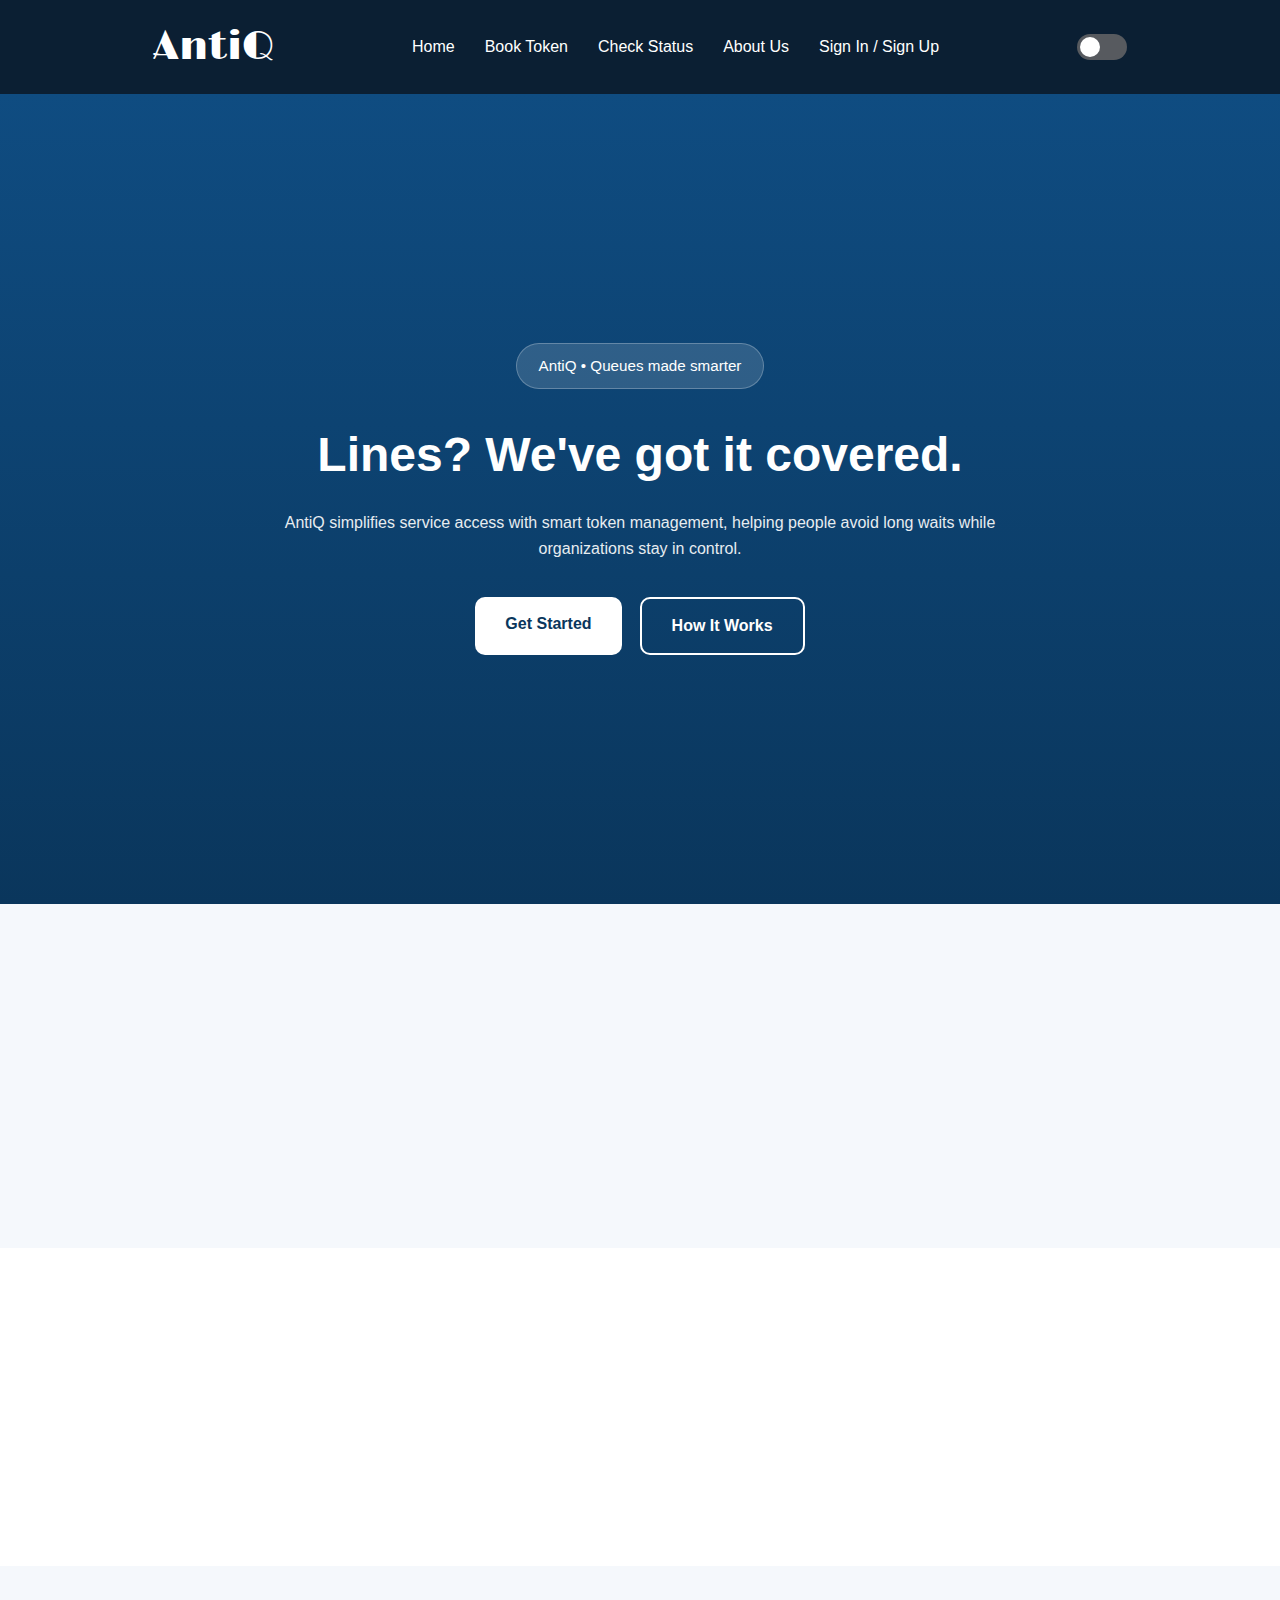
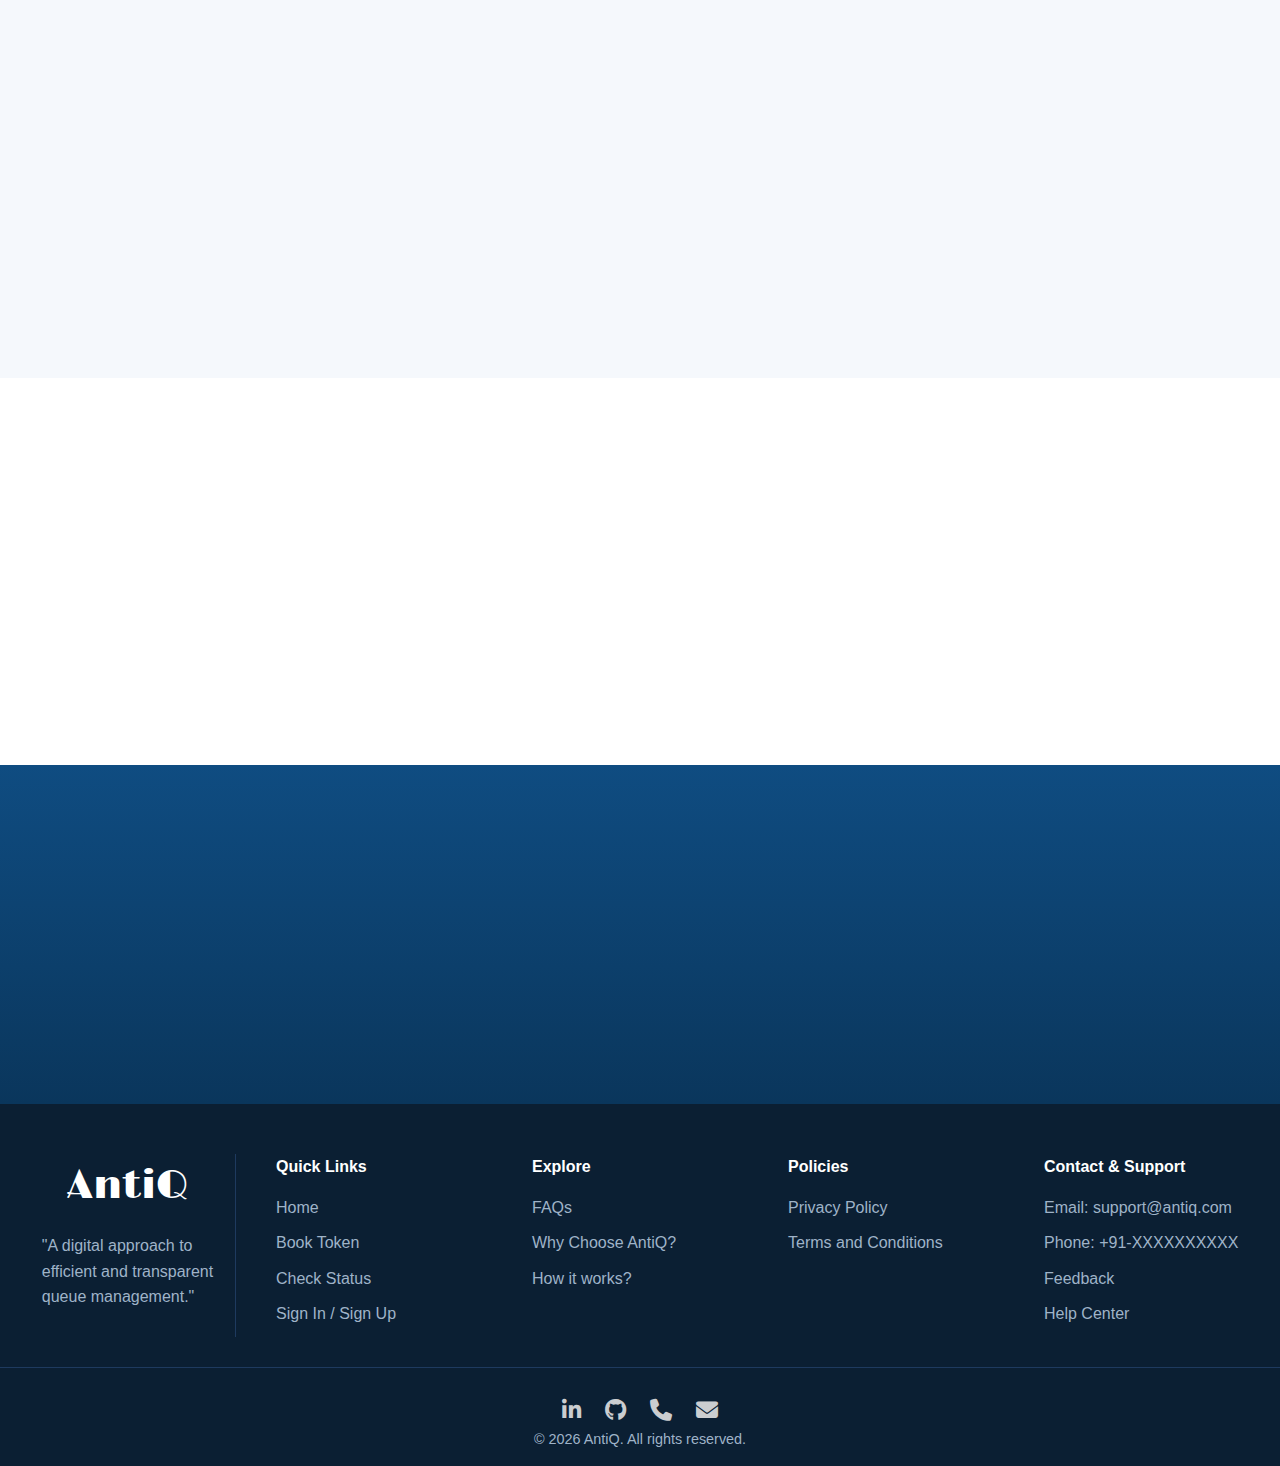
<file: frontend/index.html>
<!DOCTYPE html>
<html lang="en">

<head>
    <meta charset="UTF-8">
    <meta name="viewport" content="width=device-width, initial-scale=1.0">
    <meta name="description" content="Professional service delivering real results.">
    <title>AntiQ-Queues made smarter | Home</title>
    
    <link rel="icon" type="image/png" href="./assests/favicon/favicon-96x96.png" sizes="96x96" />
    <link rel="icon" type="image/svg+xml" href="./assests/favicon/favicon.svg" />
    <link rel="shortcut icon" href="./assests/favicon/favicon.ico" />
    <link rel="apple-touch-icon" sizes="180x180" href="./assests/favicon/apple-touch-icon.png" />
    <link rel="manifest" href="./assests/favicon/site.webmanifest" />
    <link rel="stylesheet" href="css/style.css">
    <link rel="preconnect" href="https://fonts.googleapis.com">
    <link rel="preconnect" href="https://fonts.gstatic.com" crossorigin>
    <link href="https://fonts.googleapis.com/css2?family=Limelight&display=swap" rel="stylesheet">
    <link rel="stylesheet" href="https://cdnjs.cloudflare.com/ajax/libs/font-awesome/6.5.1/css/all.min.css">

    <script>
        (function () {
            try {
                const theme = localStorage.getItem("theme");
                if (theme === "dark") {
                    document.documentElement.classList.add("dark");
                }
            } catch (e) { }
        })();
    </script>
</head>

<body class="dark">

    <!-- ================= NAVBAR ================= -->
    <nav class="navbar">
        <div class="container">

            <h1 class="logo">AntiQ</h1>

            <input type="checkbox" id="nav-toggle-safe">

            <ul class="nav-links">
                <li><a href="#home">Home</a></li>
                <li><a href="./book-token.html">Book Token</a></li>
                <li><a href="./check-status.html">Check Status</a></li>
                <li><a href="./about-us.html">About Us</a></li>
                <li><a href="./login.html">Sign In / Sign Up</a></li>
            </ul>

            <div class="nav-actions">

                <label class="theme-toggle">
                    <input type="checkbox">
                    <span class="slider"></span>
                </label>

                <label for="nav-toggle-safe" class="menu-btn-safe">☰</label>

            </div>

        </div>
    </nav>

    <!-- ================= MAIN ================= -->

    <!-- HERO / SLOGAN -->
    <section class="hero">
        <div class="hero-content animate-fade">

            <!-- NON-CLICKABLE BADGE -->
            <span class="hero-badge">AntiQ • Queues made smarter</span>

            <h1 class="hero-subtitle">
                Lines? We've got it covered.
            </h1>

            <p class="hero-text">
                AntiQ simplifies service access with smart token management, helping
                people avoid long waits while organizations stay in control.
            </p>

            <div class="hero-actions">
                <a href="login.html" class="btn btn-primary">Get Started</a>
                <a href="#how-it-works" class="btn btn-outline">How It Works</a>
            </div>
        </div>
    </section>

    <!-- ABOUT ANTIQ -->
    <section class="section about">
        <h2 class="section-title animate-up">About AntiQ</h2>
        <p class="section-text animate-up">
            AntiQ is a modern access management platform designed to replace physical
            waiting lines with a transparent, digital token system. By optimizing how
            services are accessed, AntiQ improves efficiency, reduces congestion, and
            creates a calmer experience for everyone involved.
        </p>
    </section>

    <!-- DESIGNED FOR -->
    <section class="section designed-for">
        <h2 class="section-title animate-up">Designed For</h2>

        <div class="pill-group animate-up">
            <span class="pill">Hospitals & Clinics</span>
            <span class="pill">Educational Institutes</span>
            <span class="pill">Service Centers</span>
            <span class="pill">Banks & Offices</span>
        </div>
    </section>

    <!-- HOW IT WORKS -->
    <section id="how-it-works" class="section how">
        <h2 class="section-title animate-up">How It Works</h2>

        <div class="card-grid">
            <div class="how-card animate-up">
                <h3>Book a Token</h3>
                <p>Visitors request a token digitally and receive live updates.</p>
            </div>

            <div class="how-card animate-up">
                <h3>Manage Flow</h3>
                <p>Admins control service flow in real time.</p>
            </div>

            <div class="how-card animate-up">
                <h3>Arrive on Time</h3>
                <p>Arrive only when your turn is near.</p>
            </div>
        </div>
    </section>

    <!-- BUILT FOR EVERYONE -->
    <section class="section built">
        <h2 class="section-title animate-up">Built for Everyone</h2>

        <div class="split-grid">
            <div class="split-card animate-up">
                <h3>For Visitors</h3>
                <p>Clear updates, no confusion, less waiting.</p>
            </div>

            <div class="split-card animate-up delay-1">
                <h3>For Administrators</h3>
                <p>Better control, analytics, and smoother operations.</p>
            </div>
        </div>
    </section>

    <!-- CTA -->
    <section class="cta">
        <div class="cta-content">
            <h2 class="animate-up">Ready to Remove Waiting?</h2>
            <p class="animate-up delay-1">
                Start using AntiQ and modernize how services are accessed.
            </p>
            <a href="./login.html" class="btn btn-primary animate-up delay-2">
                Get Started
            </a>
        </div>
    </section>


    <!-- ================= FOOTER ================= -->
    <footer class="footer">
        <div class="container footer-grid">

            <div class="footer-column column1">
                <h3 class="footer-logo">AntiQ</h3>
                <ul>
                    <p>"A digital approach to <br> efficient and transparent <br> queue management."</p>
                </ul>
            </div>

            <!-- Column 1 -->
            <div class="footer-column">
                <h4>Quick Links</h4>
                <ul>
                    <li><a href="./index.html">Home</a></li>
                    <li><a href="./book-token.html">Book Token</a></li>
                    <li><a href="./check-status.html">Check Status</a></li>
                    <li><a href="./login.html">Sign In / Sign Up</a></li>
                </ul>
            </div>



            <!-- Column 2 -->
            <div class=" footer-column">
                <h4>Explore</h4>
                <ul>
                    <li><a href="./faqs.html">FAQs</li>
                    <li><a href="./about-us.html#why-choose">Why Choose AntiQ?</li>
                    <li><a href="./about-us.html#working">How it works?</a></li>

                </ul>
            </div>

            <!-- Column 3 -->
            <div class="footer-column">
                <h4>Policies</h4>
                <ul>
                    <li><a href="./privacy-policy.html">Privacy Policy</a></li>
                    <li><a href="./terms-and-conditions.html">Terms and Conditions</a></li>
                </ul>
            </div>

            <!-- Column 4 -->
            <div class="footer-column">
                <h4>Contact & Support</h4>
                <ul>
                    <p>Email: support@antiq.com</p>
                    <p>Phone: +91-XXXXXXXXXX</p>
                    <li><a href="./feedback.html">Feedback</a></li>
                    <li><a href="./help-center.html">Help Center</a></li>
                </ul>
            </div>
        </div>
        <div class="footer-bottom">
            <div class="social-links">
                <a href="#" aria-label="LinkedIn"><i class="fab fa-linkedin-in"></i></a>
                <a href="#" aria-label="GitHub"><i class="fab fa-github"></i></a>
                <a href="#" aria-label="Phone"><i class="fa-solid fa-phone"></i></a>
                <a href="#" aria-label="Email"><i class="fa-solid fa-envelope"></i></i></a>
            </div>
            <p> © 2026 AntiQ. All rights reserved. </p>
        </div>
    </footer>
    <script src="./js/main.js"></script>
</body>

</html>
</file>
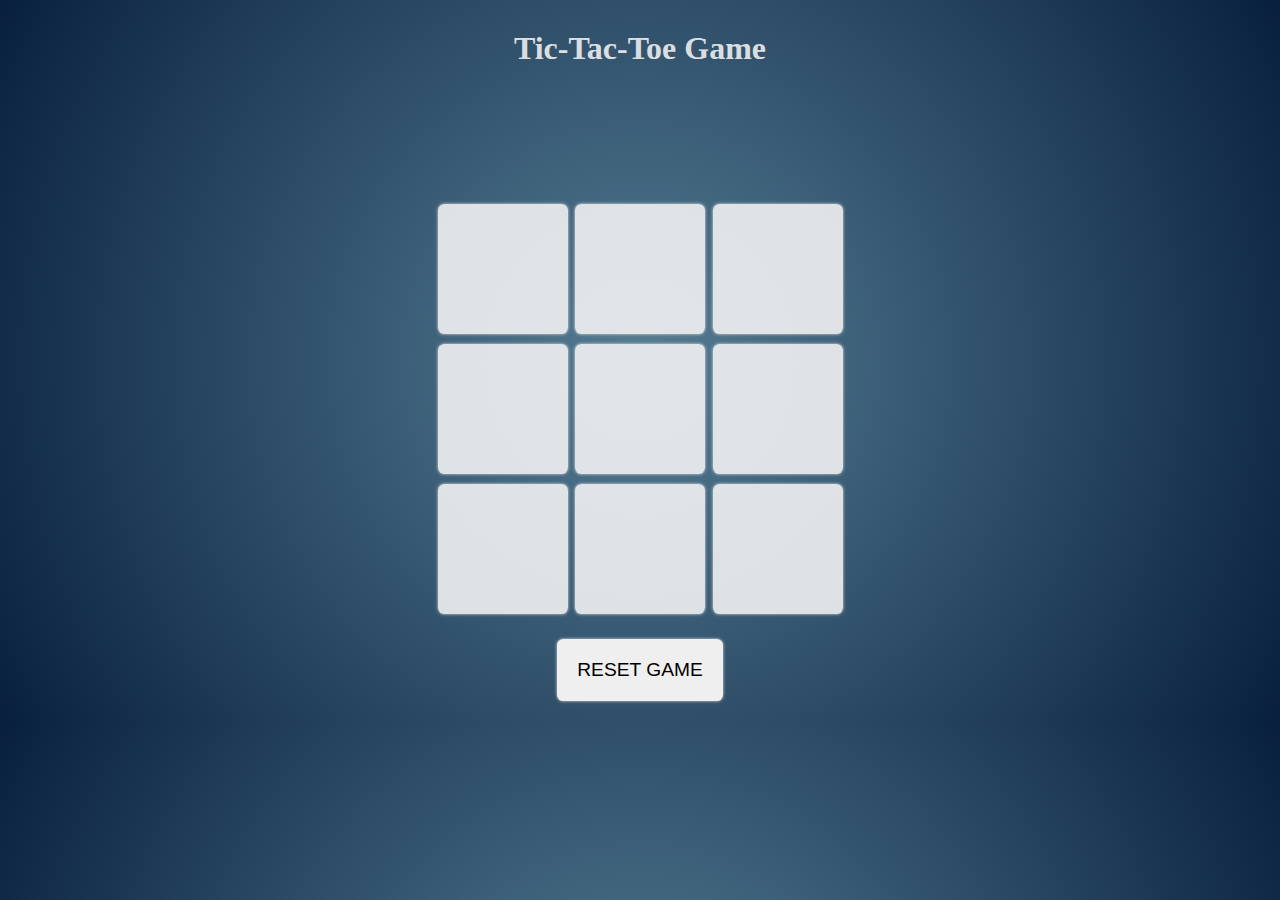
<file: Projects/mini_project_1/index.html>
<!DOCTYPE html>
<html lang="en">
<head>
    <meta charset="UTF-8">
    <meta name="viewport" content="width=device-width, initial-scale=1.0">
    <title>Tic-Tac-Toe game</title>
    <link rel="stylesheet" href="style.css">
</head>
<body>
    <main>
    <h1 class="heading">Tic-Tac-Toe Game</h1>
    <div class="message">
        <p class="msg"></p>
    </div>
    <button class="new">NEW GAME</button>
    <div class="container">
        <div class="game">
            <button class="box"></button>
            <button class="box"></button>
            <button class="box"></button>
            <button class="box"></button>
            <button class="box"></button>
            <button class="box"></button>
            <button class="box"></button>
            <button class="box"></button>
            <button class="box"></button>
        </div>
    </div>
    <button class="reset">RESET GAME</button>
    </main>
    <script src="tic-tac-toe.js"></script>
</body>
</html>
</file>
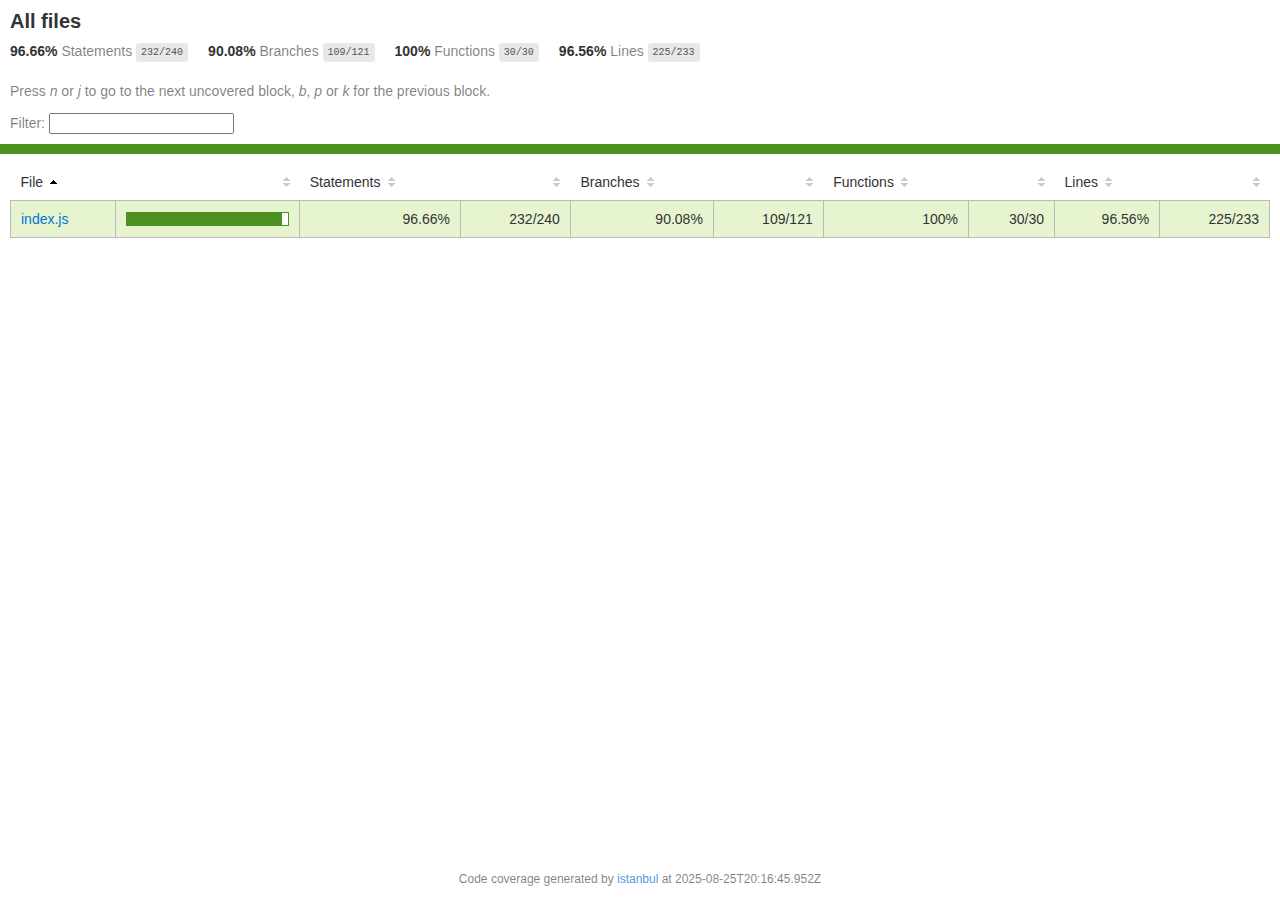
<file: backend/node_modules/kareem/coverage/lcov-report/index.html>
<!doctype html>
<html lang="en">

<head>
    <title>Code coverage report for All files</title>
    <meta charset="utf-8" />
    <link rel="stylesheet" href="prettify.css" />
    <link rel="stylesheet" href="base.css" />
    <link rel="shortcut icon" type="image/x-icon" href="favicon.png" />
    <meta name="viewport" content="width=device-width, initial-scale=1" />
    <style type='text/css'>
        .coverage-summary .sorter {
            background-image: url(sort-arrow-sprite.png);
        }
    </style>
</head>
    
<body>
<div class='wrapper'>
    <div class='pad1'>
        <h1>All files</h1>
        <div class='clearfix'>
            
            <div class='fl pad1y space-right2'>
                <span class="strong">96.66% </span>
                <span class="quiet">Statements</span>
                <span class='fraction'>232/240</span>
            </div>
        
            
            <div class='fl pad1y space-right2'>
                <span class="strong">90.08% </span>
                <span class="quiet">Branches</span>
                <span class='fraction'>109/121</span>
            </div>
        
            
            <div class='fl pad1y space-right2'>
                <span class="strong">100% </span>
                <span class="quiet">Functions</span>
                <span class='fraction'>30/30</span>
            </div>
        
            
            <div class='fl pad1y space-right2'>
                <span class="strong">96.56% </span>
                <span class="quiet">Lines</span>
                <span class='fraction'>225/233</span>
            </div>
        
            
        </div>
        <p class="quiet">
            Press <em>n</em> or <em>j</em> to go to the next uncovered block, <em>b</em>, <em>p</em> or <em>k</em> for the previous block.
        </p>
        <template id="filterTemplate">
            <div class="quiet">
                Filter:
                <input type="search" id="fileSearch">
            </div>
        </template>
    </div>
    <div class='status-line high'></div>
    <div class="pad1">
<table class="coverage-summary">
<thead>
<tr>
   <th data-col="file" data-fmt="html" data-html="true" class="file">File</th>
   <th data-col="pic" data-type="number" data-fmt="html" data-html="true" class="pic"></th>
   <th data-col="statements" data-type="number" data-fmt="pct" class="pct">Statements</th>
   <th data-col="statements_raw" data-type="number" data-fmt="html" class="abs"></th>
   <th data-col="branches" data-type="number" data-fmt="pct" class="pct">Branches</th>
   <th data-col="branches_raw" data-type="number" data-fmt="html" class="abs"></th>
   <th data-col="functions" data-type="number" data-fmt="pct" class="pct">Functions</th>
   <th data-col="functions_raw" data-type="number" data-fmt="html" class="abs"></th>
   <th data-col="lines" data-type="number" data-fmt="pct" class="pct">Lines</th>
   <th data-col="lines_raw" data-type="number" data-fmt="html" class="abs"></th>
</tr>
</thead>
<tbody><tr>
	<td class="file high" data-value="index.js"><a href="index.js.html">index.js</a></td>
	<td data-value="96.66" class="pic high">
	<div class="chart"><div class="cover-fill" style="width: 96%"></div><div class="cover-empty" style="width: 4%"></div></div>
	</td>
	<td data-value="96.66" class="pct high">96.66%</td>
	<td data-value="240" class="abs high">232/240</td>
	<td data-value="90.08" class="pct high">90.08%</td>
	<td data-value="121" class="abs high">109/121</td>
	<td data-value="100" class="pct high">100%</td>
	<td data-value="30" class="abs high">30/30</td>
	<td data-value="96.56" class="pct high">96.56%</td>
	<td data-value="233" class="abs high">225/233</td>
	</tr>

</tbody>
</table>
</div>
                <div class='push'></div><!-- for sticky footer -->
            </div><!-- /wrapper -->
            <div class='footer quiet pad2 space-top1 center small'>
                Code coverage generated by
                <a href="https://istanbul.js.org/" target="_blank" rel="noopener noreferrer">istanbul</a>
                at 2025-08-25T20:16:45.952Z
            </div>
        <script src="prettify.js"></script>
        <script>
            window.onload = function () {
                prettyPrint();
            };
        </script>
        <script src="sorter.js"></script>
        <script src="block-navigation.js"></script>
    </body>
</html>
</file>
<file: frontend/css/style.css>
/* ===== CSS VARIABLES ===== */
:root {
    --color-primary: #0f4c81;
    /* Navy Blue */
    --color-primary-dark: #0a365c;
    --color-dark: #0b1f33;
    --color-dark-secondary: #132f4c;
    --color-light: #ffffff;
    --color-text: #1f2937;
    --color-muted: #9fb3c8;
    --color-border: #1e3a5f;
    --toggle-off: #575a5f;
    /* Off background */
    --toggle-on: #0f4c81;
    /* On background */
    --toggle-circle: #ffffff;
}

/* ===== RESET ===== */
* {
    margin: 0;
    padding: 0;
    box-sizing: border-box;
}

/* ===== BASE ===== */
body {
    font-family: Arial, Helvetica, sans-serif;
    color: var(--color-text);
    line-height: 1.6;
    background: var(--color-light);
}

a {
    color: inherit;
    text-decoration: none;
}

/* ===== LAYOUT ===== */
.container {
    max-width: 100%;
    margin: auto;
    padding: 0 20px;
}

/* Animations */

.animate-fade,
.animate-up {
    opacity: 0;
    transform: translateY(24px);
    transition: all 0.8s ease;
}

.animate-fade.show,
.animate-up.show {
    opacity: 1;
    transform: translateY(0);
}

/* ===== NAVBAR ===== */
.navbar {
    background: var(--color-dark);
    color: var(--color-light);
}

.navbar .container {
    display: flex;
    justify-content: space-evenly;
    align-items: center;
    padding: 15px;
}

.logo {
    font-size: 2.5rem;
    font-family: "Limelight", sans-serif;
    font-weight: 400;
    font-style: normal;
}

.nav-links {
    list-style: none;
    display: flex;
    gap: 30px;
}

.nav-links a {
    color: var(--color-light);
}

.nav-actions {
    display: flex;
    align-items: center;
    gap: 15px;
}

.theme-toggle {
    position: relative;
    display: inline-block;
    width: 50px;
    height: 26px;
}

.theme-toggle input {
    position: absolute;
    opacity: 0;
    width: 0;
    height: 0;
}

.theme-toggle .slider {
    position: absolute;
    inset: 0;
    background-color: var(--toggle-off);
    border-radius: 26px;
    cursor: pointer;
    transition: background-color 0.3s ease;
}

.theme-toggle .slider::before {
    content: "";
    position: absolute;
    height: 20px;
    width: 20px;
    left: 3px;
    top: 3px;
    background-color: var(--toggle-circle);
    border-radius: 50%;
    transition: transform 0.3s ease;
}

.theme-toggle input:checked+.slider {
    background-color: var(--toggle-on);
}

.theme-toggle input:checked+.slider::before {
    transform: translateX(24px);
}

/* ===== MOBILE NAV ===== */

#nav-toggle-safe {
    display: none;
}

.menu-btn-safe {
    display: none;
}

@media (max-width: 900px) {

    .navbar .container {
        flex-wrap: wrap;
    }

    .logo {
        flex: 0 0 auto;
    }

    .nav-actions {
        margin-left: auto;
        display: flex;
        align-items: center;
        gap: 12px;
    }

    .menu-btn-safe {
        display: block;
        font-size: 24px;
        cursor: pointer;
        color: var(--color-light);
    }

    .nav-links {
        width: 100%;
        order: 3;

        flex-direction: column;
        background: var(--color-dark);

        max-height: 0;
        overflow: hidden;
        transition: max-height .3s ease;
    }

    #nav-toggle-safe:checked~.nav-links {
        max-height: 420px;
    }

    .nav-links li {
        border-top: 1px solid rgba(255, 255, 255, .08);
    }

    .nav-links a {
        display: block;
        padding: 14px 0;
        color: var(--color-light);
    }
}

/* ===== INDEX PAGE ===== */
/* Hero */
.hero {
    min-height: 90vh;
    background: linear-gradient(180deg,
            var(--color-primary),
            var(--color-primary-dark));
    display: flex;
    align-items: center;
    justify-content: center;
    text-align: center;
    padding: 0 8%;
    color: var(--color-light);
}

.hero-content {
    max-width: 760px;
}

.hero-badge {
    display: inline-block;
    padding: 10px 22px;
    border-radius: 999px;
    background: rgba(255, 255, 255, 0.14);
    border: 1px solid rgba(255, 255, 255, 0.25);
    margin-bottom: 28px;
    font-size: 0.95rem;
}

.hero-subtitle {
    font-size: 3rem;
    font-weight: 700;
    margin-bottom: 16px;
}

.hero-text {
    max-width: 720px;
    margin: auto;
    opacity: 0.9;
}

.hero-actions {
    margin-top: 36px;
    display: flex;
    justify-content: center;
    gap: 18px;
}

/* Buttons */
.btn {
    padding: 14px 30px;
    border-radius: 10px;
    text-decoration: none;
    font-weight: 600;
}

.btn-primary {
    background: var(--color-light);
    color: var(--color-primary-dark);
}

.btn-primary:hover{
    background: var(--color-muted);
}

.btn-outline {
    border: 2px solid var(--color-light);
    color: var(--color-light);
}

.btn-outline:hover{
    background: var(--color-light);
    color:var(--color-primary-dark);
}


/* Sections */
.section {
    padding: 90px 8%;
}

.section-title {
    text-align: center;
    font-size: 2.3rem;
    margin-bottom: 28px;
    color: var(--color-dark);
}

.section-text {
    max-width: 820px;
    margin: auto;
    text-align: center;
}

/* Backgrounds */
.about,
.how {
    background: #f5f8fc;
}

/* Pills */
.pill-group {
    display: flex;
    justify-content: center;
    gap: 14px;
    flex-wrap: wrap;
}

.pill {
    padding: 12px 26px;
    border-radius: 999px;
    border: 1px solid var(--color-border);
    background: var(--color-light);
    transition: 0.3s ease;
    cursor: default;
}

.pill:hover {
    background: linear-gradient(135deg,
            var(--color-primary),
            var(--color-primary-dark));
    color: var(--color-light);
    border-color: transparent;
}

/* Cards */
.card-grid,
.split-grid {
    display: grid;
    grid-template-columns: repeat(auto-fit, minmax(260px, 1fr));
    gap: 28px;
}

.how-card,
.split-card {
    background: var(--color-light);
    padding: 32px;
    border-radius: 16px;
    box-shadow: 0 12px 30px rgba(11, 31, 51, 0.12);
}
.how-card:hover,
.split-card:hover {
    background: var(--color-muted);
    transform: translateY(-4px); 
}

/* CTA */
.cta {
    background: linear-gradient(180deg,
            var(--color-primary),
            var(--color-primary-dark));
    color: var(--color-light);
    padding: 100px 8%;
}

.cta-content {
    max-width: 720px;
    margin: auto;
    text-align: center;
}

.cta p {
    margin: 16px 0 34px;
    color: var(--color-muted);
}

/* ===== FOOTER ===== */
.footer {
    max-width: 100%;
    background: var(--color-dark);
    color: var(--color-muted);
    padding-top: 50px;
}

.footer-grid {
    display: grid;
    grid-template-columns: repeat(auto-fit, minmax(200px, 1fr));
    gap: 40px;
    padding-bottom: 30px;
}

.footer-column p {
    margin: 0 0 10px;
}

.footer-column h3,
.footer-column h4 {
    color: var(--color-light);
    margin-bottom: 15px;
}

.footer-logo {
    font-size: 2.5rem;
    font-family: "Limelight", sans-serif;
    font-weight: 400;
    font-style: normal;
}

.column1 {
    display: flex;
    flex-direction: column;
    align-items: center;
    justify-items: center;
    border-right: 1px solid var(--color-border);
}

.footer-column ul {
    list-style: none;
}

.footer-column ul li {
    margin-bottom: 10px;
}

.footer-column a {
    color: var(--color-muted);
}

/* Footer Bottom */
.footer-bottom {
    border-top: 1px solid var(--color-border);
    text-align: center;
    width: 100%;
    padding: 15px 0;
    font-size: 0.9rem;
    justify-content: center;
    align-items: center;
}

.social-links{
    text-align: center;
    margin-top: 10px;
}

.social-links a {
    display: inline-block;
    margin: 0 10px;
    font-size: 22px;
    color: #cbcdd0;
    transition: color 0.3s ease, transform 0.2s ease;
}

.social-links a:hover {
    color: white;
    transform: translateY(-2px);
}
.footer a:hover {
    color: white;
}
.footer p:hover {
    cursor: pointer;
    color: white;
}

/* ===== Responsive ===== */
@media (max-width: 1200px) and (min-width: 768px) {

    .footer-grid {
        grid-template-columns: 1fr 1fr 1fr;
        gap: 30px;
        text-align: left;
    }

    .column1 {
        grid-row: 1 / span 2;
        border-right: 1px solid var(--color-border);
        border-bottom: none;
        padding-right: 20px;
        align-items: center;
        align-self: center;
    }
}

@media (max-width: 767px) {
    .footer {
        padding-top: 40px;
    }

    .footer-grid {
        grid-template-columns: 1fr;
        gap: 25px;
        text-align: left;
    }

    .column1 {
        border: none;
        margin-bottom: 20px;
        align-items: center;
        text-align: center;
    }
}

/* ================= LOGIN PAGE ================= */

.login-main {
    min-height: calc(100vh - 160px);
    display: flex;
    align-items: center;
    justify-content: center;
    background: #f5f8fc;
    padding: 40px 20px;
}


.login-card {
    background: var(--color-light);
    border: 1.5px solid var(--color-border);
    border-radius: 30px;
    padding: 50px 45px;
    max-width: 420px;
    width: 100%;
    text-align: center;
}

/* Heading */
.login-card h2 {
    font-size: 2.2rem;
    color: var(--color-primary-dark);
    margin-bottom: 8px;
}

/* Subtitle */
.login-text {
    font-size: 0.95rem;
    color: var(--color-text);
    opacity: 0.85;
    margin-bottom: 35px;
}

/* Input group */
.login-group {
    text-align: left;
    margin-bottom: 22px;
}

.login-group label {
    display: block;
    font-weight: 600;
    margin-bottom: 8px;
    color: var(--color-dark);
}

.login-group input {
    width: 100%;
    padding: 14px;
    font-size: 1rem;
    border-radius: 10px;
    border: 1px solid #d1d9e6;
    outline: none;
}

.login-group input:focus {
    border-color: var(--color-primary);
}

/* Button – Same style as Check Status */
.login-btn {
    width: 100%;
    padding: 14px;
    background: var(--color-primary);
    color: var(--color-light);
    border: none;
    border-radius: 10px;
    font-size: 1rem;
    cursor: pointer;
    margin-top: 10px;
    transition: background 0.3s ease;
}

.login-btn:hover {
    background: var(--color-primary-dark);
}

/* Forgot link */
.login-forgot,
.existing-account {
    display: inline-block;
    margin-top: 20px;
    font-size: 0.85rem;
    color: var(--color-text);
    text-decoration: none;
    opacity: 0.85;
}

/* Responsive */
@media (max-width: 480px) {
    .login-card {
        padding: 40px 30px;
    }

    .login-card h2 {
        font-size: 1.9rem;
    }
}

/* =========== CHECK STATUS PAGE ============= */

.check-status-page {
    background-color: var(--color-light);
}

/* Center main content */
.check-status-page main {
    min-height: calc(100vh - 160px);
    display: flex;
    align-items: center;
    justify-content: center;
    padding: 60px 20px;
}

/* Card styling */
.check-status-page .card {
    background: var(--color-light);
    border: 1.5px solid var(--color-border);
    border-radius: 24px;
    padding: 45px 50px;
    max-width: 420px;
    width: 100%;
    text-align: center;
    box-shadow: 0 10px 30px rgba(15, 76, 129, 0.08);
}


/* Heading */
.check-status-page .card h2 {
    font-size: 2rem;
    margin-bottom: 10px;
    color: var(--color-dark);
}

/* Sub text */
.check-status-page .card p {
    font-size: 0.95rem;
    color: var(--color-text);
    margin-bottom: 30px;
}

/* Input field */
.check-status-page .card input {
    width: 100%;
    padding: 14px;
    border-radius: 10px;
    border: 1px solid #d1d5db;
    font-size: 1rem;
    margin-bottom: 20px;
}

/* Button */
.check-status-page .card button {
    width: 100%;
    padding: 14px;
    font-size: 1rem;
    border-radius: 10px;
    border: none;
    cursor: pointer;
    background: var(--color-primary);
    color: var(--color-light);
    transition: background 0.3s ease;
}

.check-status-page .card button:hover {
    background: var(--color-primary-dark);
}

/* Responsive */
@media (max-width: 480px) {
    .check-status-page .card {
        padding: 35px 25px;
    }

    .check-status-page .card h2 {
        font-size: 1.6rem;
    }
}

/* ===== ABOUT US ===== */
.about-main {
    padding: 60px 20px;
    background: var(--bg-light);
    color: var(--text-dark);
    text-align: center;
}

/* Intro */
.about-main .intro h1 {
    font-size: 2.8rem;
    color: var(--primary);
    margin-bottom: 20px;
}

.about-main .intro p {
    max-width: 1000px;
    margin: auto;
    color: var(--text-muted);
    font-size: 1.1rem;
    line-height: 1.6;
}

/* How It Works */
.how-it-works {
    margin: 60px 0 60px 0;

}

.how-it-works h2 {
    color: var(--primary);
    margin-bottom: 40px;
}

/* Steps Grid */
.steps-grid {
    display: flex;
    flex-wrap: wrap;
    gap: 30px;
    justify-content: center;
}

.step-card {
    background: #f9fafb;
    border: 1px solid rgba(0, 0, 0, 0.05);
    border-radius: 12px;
    flex: 1 1 250px;
    max-width: 300px;
    padding: 25px 20px;
    text-align: left;
    transition: transform 0.3s ease, box-shadow 0.3s ease;
}

.step-card:hover {
    transform: translateY(-5px);
    box-shadow: 0 10px 25px rgba(0, 0, 0, 0.08);
}

.step-card h3 {
    color: var(--primary);
    margin-bottom: 10px;
}

.step-card p {
    color: var(--text-muted);
    line-height: 1.5;
}

.step-number {
    width: 40px;
    height: 40px;
    background: var(--primary);
    color: var(--bg-light);
    border-radius: 50%;
    display: flex;
    align-items: center;
    justify-content: center;
    font-weight: bold;
    margin-bottom: 15px;
    font-size: 1.1rem;
}

/* Why This Service */
.why-service {
    margin-top: 60px;
}

.why-service h2 {
    color: var(--primary);
    margin-bottom: 40px;
}

/* Grid for why-cards */
.why-grid {
    display: flex;
    flex-wrap: wrap;
    gap: 25px;
    justify-content: center;
}

.why-card {
    flex: 1 1 220px;
    max-width: 260px;
    background: #f9fafb;
    border: 1px solid rgba(0, 0, 0, 0.05);
    border-radius: 12px;
    padding: 20px;
    text-align: left;
    transition: transform 0.3s ease, box-shadow 0.3s ease;
}

.why-card h3 {
    color: var(--primary);
    margin-bottom: 10px;
}

.why-card p {
    color: var(--text-muted);
    line-height: 1.5;
}

.why-card:hover {
    transform: translateY(-5px);
    box-shadow: 0 10px 25px rgba(0, 0, 0, 0.08);
}

/* CTA Section */
.cta-section {
    background: linear-gradient(180deg,
            var(--color-primary),
            var(--color-primary-dark));
    padding: 60px 20px;
    text-align: center;
    border-radius: 12px;
    color: var(--color-light);
    margin: 60px 0;
}

/* CTA text */
.cta-section .cta-text {
    max-width: 700px;
    margin: 0 auto 30px auto;
    font-size: 1.3rem;
    line-height: 1.6;
    color: var(--bg-light);
}

p.cta-intro {
    margin: 16px 0 34px;
}

/* CTA button */
.cta-section .btn {
    background-color: var(--color-light);
    color: var(--color-dark);
    padding: 16px 40px;
    font-size: 1.15rem;
    font-weight: bold;
    border-radius: 8px;
    text-decoration: none;
    display: inline-block;
    transition: transform 0.2s ease, box-shadow 0.2s ease;
    box-shadow: 0 6px 15px rgba(0, 0, 0, 0.2);
}

.cta-section .btn:hover {
    transform: translateY(-3px);
    box-shadow: 0 12px 25px rgba(0, 0, 0, 0.25);
}

/* =========== PRIVACY POLICY ============ */

/* Main */
main.privacy-container {
    max-width: 1200px;
    margin: 70px auto;
    padding: 0 20px;
    font-family: Arial, Helvetica, sans-serif;
    color: var(--color-text);
}

/* Page Title */
main.privacy-container h1 {
    text-align: center;
    font-size: 2.4rem;
    color: var(--color-primary);
    margin-bottom: 8px;
}

main.privacy-container .last-updated {
    text-align: center;
    font-size: 0.9rem;
    color: var(--color-muted);
    margin-bottom: 50px;
}

/* POLICY CARDS */
main.privacy-container .policy-card {
    background: var(--color-light);
    border: 1px solid var(--color-border);
    border-radius: 18px;
    padding: 32px 36px;
    margin-bottom: 30px;
    box-shadow: 0 12px 30px rgba(15, 76, 129, 0.15);
    transition: transform 0.3s ease, box-shadow 0.3s ease;
}

main.privacy-container .policy-card:hover {
    transform: translateY(-6px);
    box-shadow: 0 18px 45px rgba(15, 76, 129, 0.25);
}

/* Section Headings */
main.privacy-container h2 {
    font-size: 1.35rem;
    color: var(--color-primary-dark);
    margin-bottom: 14px;
    position: relative;
    padding-left: 14px;
}

main.privacy-container h2::before {
    content: "";
    position: absolute;
    left: 0;
    top: 4px;
    height: 18px;
    width: 4px;
    background: var(--color-primary);
    border-radius: 4px;
}

/* Text */
main.privacy-container p {
    font-size: 0.95rem;
    line-height: 1.75;
    color: var(--color-text);
}

/* Lists */
main.privacy-container ul {
    margin-top: 12px;
    padding-left: 22px;
}

main.privacy-container ul li {
    margin-bottom: 10px;
    font-size: 0.95rem;
    color: var(--color-text);
}

/* Highlight Card */
main.privacy-container .policy-card.highlight {
    background: linear-gradient(135deg,
            var(--color-primary-dark),
            var(--color-dark-secondary));
    color: var(--color-light);
    border: none;
}

main.privacy-container .policy-card.highlight h2,
main.privacy-container .policy-card.highlight p,
main.privacy-container .policy-card.highlight li {
    color: var(--color-light);
}

/* RESPONSIVE DESIGN */

@media (max-width: 768px) {
    main.privacy-container h1 {
        font-size: 2rem;
    }

    main.privacy-container .policy-card {
        padding: 26px 24px;
    }
}

@media (max-width: 480px) {
    main.privacy-container {
        margin: 50px auto;
    }

    main.privacy-container h1 {
        font-size: 1.8rem;
    }
}

/* ===== FEEDBACK PAGE ===== */
.fb-wrapper {
    min-height: 100vh;
    background: #f5f7fb;
    display: flex;
    align-items: center;
    justify-content: center;
    padding: clamp(30px, 6vw, 60px) clamp(12px, 4vw, 20px);
    font-family: Arial, Helvetica, sans-serif;
    width: 100%;
}

.fb-card {
    background: #ffffff;
    width: 100%;
    max-width: 650px;
    border-radius: 16px;
    padding: clamp(22px, 4vw, 50px);
    border: 1.5px solid #cbd5e1;
    box-shadow: 0 25px 60px rgba(0, 0, 0, 0.12);
}

.fb-title {
    text-align: center;
    font-size: clamp(1.4rem, 3vw, 2rem);
    color: #0b1f33;
    margin-bottom: 8px;
}

.fb-subtitle {
    text-align: center;
    color: #555;
    margin-bottom: 24px;
    font-size: clamp(0.9rem, 2.5vw, 1rem);
}

.fb-form {
    display: flex;
    flex-direction: column;
    gap: 18px;
}

.fb-label {
    font-weight: bold;
    color: #0b1f33;
    margin-bottom: 6px;
    display: block;
}

.fb-input {
    width: 100%;
    padding: 12px;
    border-radius: 8px;
    border: 1px solid #d1d5db;
    font-size: 0.95rem;
}

.fb-textarea {
    min-height: 90px;
    resize: vertical;
}

.fb-options {
    display: flex;
    gap: 15px;
    flex-wrap: wrap;
    font-size: 0.9rem;
}

.fb-rating {
    display: flex;
    justify-content: space-between;
    max-width: 220px;
    width: 100%;
    gap: 6px;
}

.fb-rating label {
    background: #e5e7eb;
    padding: 8px 10px;
    border-radius: 6px;
    cursor: pointer;
    transition: 0.2s;
    min-width: 32px;
    text-align: center;
    flex: none;
}

.fb-rating input {
    display: none;
}

.fb-rating input:checked+label {
    background: #0f4c81;
    color: white;
}

.fb-btn {
    margin-top: 15px;
    background: #0f4c81;
    color: white;
    padding: 14px;
    border-radius: 8px;
    border: none;
    font-size: 1rem;
    cursor: pointer;
    text-align: center;
    display: inline-block;
    transition: background 0.3s ease;
    width: 100%;
}

.fb-btn:hover {
    background: #0a365c;
}

.fb-privacy {
    font-size: 0.8rem;
    color: #666;
    text-align: center;
    margin-top: 5px;
}

/* Responsive */
@media (max-width: 480px) {
    .fb-wrapper {
        align-items: flex-start;
        padding-top: 30px;
    }

    .fb-card {
        max-width: 100%;
        border-radius: 12px;
    }

    .fb-title {
        font-size: 1.5rem;
    }

    .fb-options {
        flex-direction: column;
        gap: 8px;
    }

    .fb-rating {
        max-width: 100%;
    }
}

/* Tablet */
@media (max-width: 768px) {
    .fb-card {
        max-width: 95%;
    }
}
.fb-label.error {
    color: red;
    font-weight: 600;
}

.shake {
    animation: shake 0.35s ease;
}

@keyframes shake {
    0% { transform: translateX(0); }
    20% { transform: translateX(-6px); }
    40% { transform: translateX(6px); }
    60% { transform: translateX(-4px); }
    80% { transform: translateX(4px); }
    100% { transform: translateX(0); }
}

/* ===== HELP CENTER PAGE ===== */

.hc-hero {
    background-color: white;
    text-align: center;
    padding: 40px 20px;
}

.hc-hero h1 {
    font-size: 2.5rem;
    margin-bottom: 10px;
}

.hc-hero p {
    opacity: 0.9;
    margin-bottom: 20px;
}

.hc-search {
    padding: 12px 18px;
    width: 280px;
    max-width: 90%;
    border-radius: 25px;
    border: none;
    font-size: 1rem;
}

/* Container */
.hc-container {
    max-width: 900px;
    margin: 50px auto;
    padding: 0 20px;
}

/* Section Titles */
.hc-section-title {
    font-size: 1.6rem;
    margin: 40px 0 15px;
    color: #0f4c81;
    border-left: 5px solid #0f4c81;
    padding-left: 10px;
}

/* FAQ Items */
.hc-faq {
    margin-bottom: 10px;
}

.hc-item {
    background: #ffffff;
    border-radius: 10px;
    padding: 15px 18px;
    margin-bottom: 12px;
    box-shadow: 0 4px 10px rgba(0, 0, 0, 0.05);
    cursor: pointer;
    transition: transform 0.2s ease, box-shadow 0.2s ease;
    position: relative;
}

.hc-item:hover {
    transform: translateY(-3px);
    box-shadow: 0 8px 18px rgba(0, 0, 0, 0.08);
}

.hc-question {
    font-weight: bold;
    color: #0b1f33;
}

/* Hidden Answer */
.hc-answer {
    opacity: 0;
    max-height: 0;
    overflow: hidden;
    transition: all 0.35s ease;
    margin-top: 8px;
    color: #444;
}

/* Show on Hover */
.hc-item:hover .hc-answer {
    opacity: 1;
    max-height: 200px;
}

/* Footer */
.hc-footer {
    text-align: center;
    padding: 30px 15px;
    background: #0b1f33;
    color: #9fb3c8;
    margin-top: 60px;
    font-size: 0.9rem;
}

/* Responsive */
@media (max-width: 600px) {
    .hc-hero h1 {
        font-size: 2rem;
    }

    .hc-section-title {
        font-size: 1.3rem;
    }
}

/* ===== TERMS & CONDITIONS PAGE===== */

.legal-wrapper {
    padding: 60px 20px;
    display: flex;
    justify-content: center;
}

.legal-box {
    background: #ffffff;
    max-width: 900px;
    width: 100%;
    padding: 50px;
    border-radius: 14px;
    box-shadow: 0 10px 35px rgba(0, 0, 0, 0.08);
}

.legal-heading {
    text-align: center;
    font-size: 2.5rem;
    margin-bottom: 10px;
}

.legal-updated {
    text-align: center;
    color: #6b7280;
    margin-bottom: 40px;
    font-size: 0.95rem;
}

.legal-block {
    margin-bottom: 30px;
}

.legal-block h2 {
    font-size: 1.4rem;
    margin-bottom: 10px;
    color: #132f4c;
}

.legal-block p {
    line-height: 1.7;
    margin-bottom: 10px;
}

.legal-block ul {
    padding-left: 20px;
    line-height: 1.7;
}

.legal-block li {
    margin-bottom: 8px;
}

@media (max-width: 768px) {
    .legal-box {
        padding: 30px 20px;
    }

    .legal-heading {
        font-size: 2rem;
    }
}

/*===== FAQs PAGE =====*/

/* FAQ Container */
.faq-container {
    max-width: 900px;
    margin: 60px auto;
    padding: 40px;
    background: #ffffff;
    border-radius: 14px;
    box-shadow: 0 10px 25px rgba(0, 0, 0, 0.08);
    font-family: Arial, sans-serif;
}

.faq-page-title {
    text-align: center;
    margin-top: 60px;
    margin-bottom: 8px;
    font-size: 28px;
    color: #111827;
}

/* FAQ Item */
.faq-item {
    margin-bottom: 18px;
}

/* Hide checkbox */
.faq-item input {
    display: none;
}

/* Question */
.faq-question {
    display: block;
    background: #f1f5ff;
    padding: 18px 20px;
    border-radius: 10px;
    font-size: 16px;
    font-weight: 600;
    cursor: pointer;
    transition: background 0.3s ease;
}

/* Answer hidden */
.faq-answer {
    height: 0;
    overflow: hidden;
    background: #fafafa;
    padding: 0 20px;
    margin-top: 6px;
    border-left: 4px solid #0f4c81;
    border-radius: 8px;
    font-size: 14.5px;
    line-height: 1.8;
    transition: height 0.4s ease;
}

/* Active question style */
.faq-item:hover .faq-question {
    background: #0f4c81;
    color: #ffffff;
}

/* Responsive FAQ */

@media (max-width: 768px) {

    .faq-container {
        margin: 30px 15px;
        padding: 20px;
    }

    .faq-page-title h1 {
        font-size: 22px;
    }

    .faq-question {
        font-size: 14px;
        padding: 14px 16px;
    }

    .faq-answer {
        font-size: 13px;
    }
}

@media (max-width: 480px) {

    .faq-container {
        margin: 20px 10px;
        padding: 15px;
    }

    .faq-question {
        font-size: 13px;
        padding: 12px;
    }

    .faq-answer {
        font-size: 12.5px;
    }
}


/* ====== BOOK TOKEN PAGE ======= */
.book-token-page {
    padding: 80px 8%;
}

.book-wrapper {
    display: grid;
    grid-template-columns: 1.35fr 0.65fr;
    gap: 40px;
}

/* CARD */
.token-form-card {
    background: white;
    padding: 42px;
    border-radius: 18px;
    box-shadow: 0 20px 45px rgba(11, 31, 51, 0.12);
}

.token-form-card h2 {
    margin: 0;
    color: var(--color-dark);
    font-size: 2rem;
}

.form-sub {
    color: var(--color-muted);
    margin: 8px 0 28px;
}

/* GRID */
.grid-2 {
    display: grid;
    grid-template-columns: 1fr 1fr;
    gap: 18px;
}

/* FIELD */
.field {
    display: flex;
    flex-direction: column;
    margin-bottom: 18px;
}

.field label {
    font-size: .9rem;
    margin-bottom: 6px;
    color: var(--color-dark-secondary);
    font-weight: 600;
}

.field input,
.field select,
.field textarea {
    padding: 14px;
    border-radius: 12px;
    border: 1px solid #d9e3ef;
    font-size: .95rem;
    background: #fbfdff;
    transition: .2s;
}

.field input:focus,
.field select:focus,
.field textarea:focus {
    outline: none;
    border-color: var(--color-primary);
    box-shadow: 0 0 0 3px rgba(15, 76, 129, .15);
    background: white;
}

.hint {
    font-size: .8rem;
    color: var(--color-muted);
    margin-top: 6px;
}

/* BUTTON */
.btn-primary-token {
    background: var(--color-primary);
    color: white;
    border: none;
    padding: 16px;
    border-radius: 12px;
    font-size: 1rem;
    cursor: pointer;
    transition: .25s;
}

.btn-primary-token:hover {
    background: var(--color-primary-dark);
    transform: translateY(-1px);
}

.token-submit {
    width: 100%;
    margin-top: 10px;
}

/* Info panel */
.token-info-card {
    background: linear-gradient(180deg,
            var(--color-primary),
            var(--color-primary-dark));
    color: white;
    padding: 36px;
    border-radius: 18px;
    height: fit-content;
    position: relative;
}

.token-info-card h3 {
    margin-top: 0;
}

.token-info-card ul {
    padding-left: 18px;
    line-height: 1.9;
    opacity: .95;
}

.info-box {
    margin-top: 22px;
    background: rgba(255, 255, 255, .15);
    padding: 14px;
    border-radius: 12px;
    font-size: .9rem;
}

/* RESPONSIVE */

@media (max-width: 900px) {
    .book-wrapper {
        grid-template-columns: 1fr;
    }

    .grid-2 {
        grid-template-columns: 1fr;
    }

    .token-info-card {
        position: relative;
        top: auto;
    }
}

/* ================= DARK MODE ================= */

/* Root Variables */
html.dark {
    --bg-main: #0e1117;
    --bg-secondary: #161b22;
    --bg-card: #1f2630;
    --border-color: #2d3643;
    --text-main: #f0f1f3c0;
    --text-secondary: #ccd6e2;
    --text-muted: #8b98a7;
    --btn-bg: #cbcccc;
    --btn-text: #0e1117;
    --hover-bg: #313b47;
}

html.dark body {
   background: #0e1117;
   color: #f0f1f3;
}

/* BASE */

html.dark {
    background: var(--bg-main);
    color: var(--text-main);
}

/* TEXT */

html.dark h1,
html.dark h2,
html.dark h3 {
    color: var(--text-main);
}

html.dark p {
    color: var(--text-secondary);
}

html.dark .section-text,
html.dark .login-text,
html.dark .form-sub {
    color: var(--text-muted);
}

/* ========= NAVBAR ============= */

html.dark .navbar {
    background: var(--bg-main);
    border-bottom: 1px solid var(--border-color);
}

html.dark .nav-links a {
    color: var(--text-secondary);
}

html.dark .nav-links a:hover {
    color: var(--text-main);
}

/* HERO */

html.dark .hero {
    background: linear-gradient(180deg, var(--bg-card), var(--bg-main));
}

html.dark .hero-badge {
    background: rgba(255, 255, 255, 0.05);
    border: 1px solid var(--border-color);
}

/* SECTIONS */

html.dark .about,
html.dark .how {
    background: var(--bg-secondary);
}

/* CARDS */

html.dark .how-card,
html.dark .split-card,
html.dark .login-card,
html.dark .token-form-card,
html.dark .check-status-page .card,
html.dark .fb-card,
html.dark .faq-container,
html.dark .legal-box {
    background: var(--bg-card);
    border: 1px solid var(--border-color);
    color: var(--text-secondary);
    box-shadow: none;
}

html.dark .how-card:hover,
html.dark .split-card:hover {
    background: var(--hover-bg);
    transform: translateY(-4px);
}

/* PILLS */

html.dark .pill {
    background: var(--bg-card);
    border: 1px solid var(--border-color);
    color: var(--text-secondary);
}

html.dark .pill:hover {
    background: var(--hover-bg);
    color: var(--text-main);
}

/* BUTTONS */

html.dark .btn-primary {
    background: var(--btn-bg);
    color: var(--btn-text);
}

html.dark .btn-primary:hover {
    opacity: 0.7;
}

html.dark .btn-outline {
    border: 1px solid var(--text-main);
    color: var(--text-main);
}

html.dark .btn-outline:hover {
    background: var(--text-main);
    color: var(--btn-text);
}

/* INPUTS */

html.dark input,
html.dark textarea,
html.dark select {
    background: var(--bg-main);
    border: 1px solid var(--border-color);
    color: var(--text-main);
}

html.dark input:focus,
html.dark textarea:focus,
html.dark select:focus {
    border-color: var(--text-main);
    box-shadow: 0 0 0 2px rgba(255, 255, 255, 0.1);
}

/* ================= FOOTER ================= */

html.dark .footer {
    background: var(--bg-main);
    border-top: 1px solid var(--border-color);
}

html.dark .footer h3,
html.dark .footer h4 {
    color: var(--text-main);
}

html.dark .footer a {
    color: var(--text-muted);
}

html.dark .footer a:hover {
    color: var(--text-main);
}

html.dark .footer p {
    color: var(--text-muted);
}

html.dark .footer p:hover {
    color: var(--text-main);
}

html.dark .footer-bottom {
    border-top: 1px solid var(--border-color);
}

html.dark .column1 {
    border-right: 1px solid var(--border-color);
}

/* CTA */

html.dark .cta {
    background: linear-gradient(180deg, var(--bg-card), var(--bg-main));
}

html.dark .cta p {
    color: var(--text-muted);
}

/* ================= BOOK TOKEN DARK MODE ================= */

html.dark .book-token-page{
    background:var(--bg-main);
    color:var(--text-main);
}

html.dark .token-form-card,
html.dark .token-info-card{
    background:var(--bg-card);
    border:1px solid var(--border-color);
}

html.dark .token-form-card h2,
html.dark .token-info-card h3{
    color:var(--text-secondary);
}

html.dark .form-sub{
    color:var(--text-muted);
}

html.dark .hint{
    color:var(--text-muted);
}

html.dark input,
html.dark select,
html.dark textarea{
    background:var(--bg-secondary);
    color:var(--text-main);
    border:1px solid var(--border-color);
}

html.dark input::placeholder,
html.dark textarea::placeholder{
    color:var(--text-muted);
}

html.dark .info-box{
    background:var(--bg-secondary);
    border:1px solid var(--border-color);
    color:var(--text-secondary);
}

html.dark .btn-primary-token,
html.dark .token-submit{
    background:var(--btn-bg);
    color:var(--btn-text);
    border:none;
}

html.dark .btn-primary-token:hover,
html.dark .token-submit:hover{
    background:var(--text-muted);
}

html.dark ul li{
    color:var(--text-secondary);
}

html.dark .token-form-card label,
html.dark .token-info-card li{
    color:var(--text-secondary);
}

html.dark .book-token-page *{
    transition:0.3s ease;
}

html.dark select{
    background:var(--bg-secondary);
    color:var(--text-main);
    border:1px solid var(--border-color);
}

html.dark select option{
    background:var(--bg-card);
    color:var(--text-main);
}

html.dark textarea{
    background:var(--bg-secondary);
    color:var(--text-main);
}

html.dark input:focus,
html.dark select:focus,
html.dark textarea:focus{
    background:var(--bg-secondary);
    color:var(--text-main);
    outline:none;
    border:1px solid var(--border-color);
}

html.dark input[type="date"]{
    background:var(--bg-secondary);
    color:var(--text-main);
    border:1px solid var(--border-color);
}

html.dark input[type="date"]::-webkit-calendar-picker-indicator{
    filter:invert(1);
    cursor:pointer;
}

/* ================= CHECK STATUS DARK MODE ================= */

html.dark.check-status-page{
    background:var(--bg-main);
    color:var(--text-main);
}

html.dark .card{
    background:var(--bg-card);
    border:1px solid var(--border-color);
    color:var(--text-main);
}

html.dark .card h2{
    color:var(--text-secondary);
}

html.dark .card p{
    color:var(--text-muted);
}

html.dark .card input{
    background:var(--bg-secondary);
    color:var(--text-main);
    border:1px solid var(--border-color);
}

html.dark .card input::placeholder{
    color:var(--text-muted);
}

html.dark .card button{
    background:var(--btn-bg);
    color:var(--btn-text);
    border:none;
}

html.dark .card button:hover{
    background:var(--text-muted);
}

/* ================= ABOUT PAGE DARK MODE ================= */

/* Main Background */
html.dark .about-main{
    background: var(--bg-main);
    color: var(--text-main);
}

/* Intro Section */
html.dark .intro h1{
    color: var(--text-secondary);
}

html.dark .intro p{
    color: var(--text-muted);
}

/* How it works sections */
html.dark .how-it-works h2{
    color: var(--text-secondary);
}

/* Step cards */
html.dark .step-card{
    background: var(--bg-card);
    border: 1px solid var(--border-color);
}

html.dark .step-card h3{
    color: var(--text-secondary);
}

html.dark .step-card p{
    color: var(--text-muted);
}

/* Step number circle */
html.dark .step-number{
    background: var(--hover-bg);
    color: var(--text-main);
}

/* Divider line */
html.dark hr{
    border: 1px solid var(--border-color);
}

/* Why choose section */
html.dark .why-service h2{
    color: var(--text-secondary);
}

html.dark .why-card{
    background: var(--bg-card);
    border: 1px solid var(--border-color);
}

html.dark .why-card h3{
    color: var(--text-secondary);
}

html.dark .why-card p{
    color: var(--text-muted);
}

/* CTA section */
html.dark .cta-section{
    background: var(--bg-secondary);
    border: 1px solid var(--border-color);
}

html.dark .cta-intro{
    color: var(--text-main);
}

/* CTA Button */
html.dark .cta-btn{
    background: var(--btn-bg);
    color: var(--btn-text);
}

html.dark .cta-btn:hover{
    background: var(--text-muted);
    color: var(--btn-text);
}

html.dark .step-card,
html.dark .why-card{
    transition: 0.3s;
}

html.dark .step-card:hover,
html.dark .why-card:hover{
    background: var(--hover-bg);
}

/* ================= LOGIN PAGE DARK MODE ================= */

html.dark .login-main{
    background: var(--bg-main);
}

/* Login Card */
html.dark .login-card{
    background: var(--bg-card);
    border: 1px solid var(--border-color);
    color: var(--text-main);
}

/* Heading */
html.dark .login-card h2{
    color: var(--text-secondary);
}

/* Description text */
html.dark .login-text{
    color: var(--text-muted);
}

/* Labels */
html.dark .login-group label{
    color: var(--text-secondary);
}

/* Inputs */
html.dark .login-group input{
    background: var(--bg-secondary);
    border: 1px solid var(--border-color);
    color: var(--text-main);
}

html.dark .login-group input::placeholder{
    color: var(--text-muted);
}

html.dark .login-group input:focus{
    outline: none;
    border: 1px solid var(--text-secondary);
    background: var(--bg-secondary);
}

/* Login Button */
html.dark .login-btn{
    background: var(--btn-bg);
    color: var(--btn-text);
    border: none;
}

html.dark .login-btn:hover{
    background: var(--text-muted);
    color: var(--btn-text);
}

/* Links */
html.dark .login-forgot,
html.dark .existing-account{
    color: var(--text-muted);
    text-decoration: none;
}

html.dark .login-forgot:hover,
html.dark .existing-account:hover{
    color: var(--text-secondary);
}

/* Slash text */
html.dark .login-card span{
    color: var(--text-muted);
}

/* Dark mode password eye icon */
html.dark input[type="password"]::-webkit-textfield-decoration-container{
    filter: invert(1);
}

html.dark input[type="password"]::-ms-reveal{
    filter: invert(1);
}

html.dark input[type="password"]::-ms-clear{
    filter: invert(1);
}

/* ===== FAQ ===== */

html.dark .faq-container {
    background: var(--bg-secondary);
    box-shadow: 0 10px 25px rgba(0, 0, 0, 0.4);
}

html.dark .faq-page-title {
    color: var(--text-main);
}

/* Question */
html.dark .faq-question {
    background: var(--bg-card);
    color: var(--text-secondary);
}

/* Answer */
html.dark .faq-answer {
    background: var(--bg-main);
    color: var(--text-muted);
    border-left: 4px solid var(--text-secondary);
}

/* Hover state */
html.dark .faq-item:hover .faq-question {
    background: var(--text-secondary);
    color: var(--bg-main);
}

/* ======= T&C PAGE =======*/
html.dark .legal-updated,
html.dark .legal-block p,
html.dark .legal-block li{
    color: var(--color-muted);
}

/* ===== FEEDBACK PAGE ===== */
html.dark .fb-wrapper {
    background: var(--bg-main);
}

html.dark .fb-card {
    background: var(--bg-card);
    border: 1.5px solid var(--border-color);
    box-shadow: 0 25px 60px rgba(0, 0, 0, 0.4);
}

html.dark .fb-title {
    color: var(--text-main);
}

html.dark .fb-subtitle {
    color: var(--text-secondary);
}

/* Labels */
html.dark .fb-label {
    color: var(--text-secondary);
}

/* Inputs + textarea */
html.dark .fb-input {
    background: var(--bg-secondary);
    border: 1px solid var(--border-color);
    color: var(--text-main);
}

html.dark .fb-input::placeholder {
    color: var(--text-muted);
}

/* Select */
html.dark select.fb-input {
    background: var(--bg-secondary);
    color: var(--text-main);
}

/* Radio options */
html.dark .fb-options label {
    color: var(--text-secondary);
}

/* Rating boxes */
html.dark .fb-rating label {
    background: var(--bg-secondary);
    color: var(--text-secondary);
}

/* Active rating */
html.dark .fb-rating input:checked + label {
    background: var(--btn-bg);
    color: var(--btn-text);
}

/* Button */
html.dark .fb-btn {
    background: var(--btn-bg);
    color: var(--btn-text);
}

html.dark .fb-btn:hover {
    background: var(--text-muted);
    color: var(--bg-main);
}

/* Privacy text */
html.dark .fb-privacy {
    color: var(--text-muted);
}

/* ===== HELP CENTRE DARK MODE ===== */
/* Hero Section */
html.dark .hc-hero {
    background: var(--bg-main);
    color: var(--text-main);
}

html.dark .hc-hero p {
    color: var(--text-muted);
}

html.dark .hc-faq {
    background: var(--bg-card);
    padding: 15px;
    border-radius: 10px;
    margin-bottom: 20px;
}

/* Each item */
html.dark .hc-section-title{
    border-left: 5px solid var(--text-main);
}
html.dark .hc-item {
    background: var(--bg-secondary);
    border-radius: 8px;
    margin-bottom: 10px;
    overflow: hidden;
}

/* Question */
html.dark .hc-question {
    background: transparent;
    color: var(--text-main);
}

/* Answer */
html.dark .hc-answer {
    background: var(--bg-main);
    color: var(--text-muted);
}

/* ===== PRIVACY POLICY DARK MODE ===== */

/* Main container */
html.dark .privacy-container {
    background: var(--bg-secondary);
    padding: 20px;
    border-radius: 10px;
}

/* Page title */
html.dark .privacy-container h1 {
    color: var(--text-main);
}

/* Last updated text */
html.dark .last-updated {
    color: var(--text-muted);
}

/* Policy cards */
html.dark .policy-card {
    background: var(--bg-card);
    color: var(--text-secondary);
    padding: 18px;
    border-radius: 10px;
    margin-bottom: 15px;
    box-shadow: 0 4px 12px rgba(0, 0, 0, 0.3);
    border: 1px solid var(--border-color);
}

/* Headings inside cards */
html.dark .policy-card h2 {
    color: var(--text-main);
}

/* Paragraph text */
html.dark .policy-card p {
    color: var(--text-muted);
}

/* Lists */
html.dark .policy-card ul li {
    color: var(--text-muted);
}

main.privacy-container h2::before {
    background: var(--text-main);
    
}
/* hover effect */
html.dark .policy-card:hover {
    transform: translateY(-2px);
    transition: 0.3s ease;
    background: var(--hover-bg);
    box-shadow: none
}

/*==== Responsive ====*/
@media (max-width: 900px){
    html.dark .nav-links{
        background:#0e1117;
    }
}
</file>
<file: Projects/mini_project_1/style.css>
*{
    margin:0px;
    padding:0px;
}

body{
    text-align: center;
    background:radial-gradient(circle, #557c93,#08203e);;
}

.container{
    display: flex;
    align-items: center;
    justify-content: center;
    height: 26.25rem;
}

.game{
    display: flex;
    flex-wrap: wrap;
    height:100%;
    width:26.25rem;
    justify-content: space-evenly;
    align-items: center;
    text-align: center;
}

.box{
    height:130px;
    width:130px;
    border: none;
    border-radius:0.4rem;
    box-shadow: 0 0 0.2rem #f2f2f2e5;
    background-color: #f2f2f2e5;
    color: #123560f4;
    font-size: 3.2rem;
}

.heading{
    color: #f2f2f2e5;
    text-align: center;
    margin-top: 30px;
}

.reset{
    padding: 20px;
    border:none;
    border-radius: 0.4rem;
    font-weight: 500;
    box-shadow: 0 0 0.2rem #f2f2f2e5;
    font-size: 1.2rem;
    margin:20px;
}
.new{
    padding: 20px;
    border:none;
    border-radius: 0.4rem;
    font-weight: 500;
    box-shadow: 0 0 0.2rem #f2f2f2e5;
    font-size: 1.2rem;
    margin:20px;
    visibility: hidden;
}

.msg{
    color: #f2f2f2e5;
    text-align: center;
    margin-top: 30px;
    font-size: 2.2rem;
}
</file>
<file: backend/node_modules/kareem/coverage/lcov-report/prettify.css>
.pln{color:#000}@media screen{.str{color:#080}.kwd{color:#008}.com{color:#800}.typ{color:#606}.lit{color:#066}.pun,.opn,.clo{color:#660}.tag{color:#008}.atn{color:#606}.atv{color:#080}.dec,.var{color:#606}.fun{color:red}}@media print,projection{.str{color:#060}.kwd{color:#006;font-weight:bold}.com{color:#600;font-style:italic}.typ{color:#404;font-weight:bold}.lit{color:#044}.pun,.opn,.clo{color:#440}.tag{color:#006;font-weight:bold}.atn{color:#404}.atv{color:#060}}pre.prettyprint{padding:2px;border:1px solid #888}ol.linenums{margin-top:0;margin-bottom:0}li.L0,li.L1,li.L2,li.L3,li.L5,li.L6,li.L7,li.L8{list-style-type:none}li.L1,li.L3,li.L5,li.L7,li.L9{background:#eee}
</file>
<file: backend/node_modules/kareem/coverage/lcov-report/base.css>
body, html {
  margin:0; padding: 0;
  height: 100%;
}
body {
    font-family: Helvetica Neue, Helvetica, Arial;
    font-size: 14px;
    color:#333;
}
.small { font-size: 12px; }
*, *:after, *:before {
  -webkit-box-sizing:border-box;
     -moz-box-sizing:border-box;
          box-sizing:border-box;
  }
h1 { font-size: 20px; margin: 0;}
h2 { font-size: 14px; }
pre {
    font: 12px/1.4 Consolas, "Liberation Mono", Menlo, Courier, monospace;
    margin: 0;
    padding: 0;
    -moz-tab-size: 2;
    -o-tab-size:  2;
    tab-size: 2;
}
a { color:#0074D9; text-decoration:none; }
a:hover { text-decoration:underline; }
.strong { font-weight: bold; }
.space-top1 { padding: 10px 0 0 0; }
.pad2y { padding: 20px 0; }
.pad1y { padding: 10px 0; }
.pad2x { padding: 0 20px; }
.pad2 { padding: 20px; }
.pad1 { padding: 10px; }
.space-left2 { padding-left:55px; }
.space-right2 { padding-right:20px; }
.center { text-align:center; }
.clearfix { display:block; }
.clearfix:after {
  content:'';
  display:block;
  height:0;
  clear:both;
  visibility:hidden;
  }
.fl { float: left; }
@media only screen and (max-width:640px) {
  .col3 { width:100%; max-width:100%; }
  .hide-mobile { display:none!important; }
}

.quiet {
  color: #7f7f7f;
  color: rgba(0,0,0,0.5);
}
.quiet a { opacity: 0.7; }

.fraction {
  font-family: Consolas, 'Liberation Mono', Menlo, Courier, monospace;
  font-size: 10px;
  color: #555;
  background: #E8E8E8;
  padding: 4px 5px;
  border-radius: 3px;
  vertical-align: middle;
}

div.path a:link, div.path a:visited { color: #333; }
table.coverage {
  border-collapse: collapse;
  margin: 10px 0 0 0;
  padding: 0;
}

table.coverage td {
  margin: 0;
  padding: 0;
  vertical-align: top;
}
table.coverage td.line-count {
    text-align: right;
    padding: 0 5px 0 20px;
}
table.coverage td.line-coverage {
    text-align: right;
    padding-right: 10px;
    min-width:20px;
}

table.coverage td span.cline-any {
    display: inline-block;
    padding: 0 5px;
    width: 100%;
}
.missing-if-branch {
    display: inline-block;
    margin-right: 5px;
    border-radius: 3px;
    position: relative;
    padding: 0 4px;
    background: #333;
    color: yellow;
}

.skip-if-branch {
    display: none;
    margin-right: 10px;
    position: relative;
    padding: 0 4px;
    background: #ccc;
    color: white;
}
.missing-if-branch .typ, .skip-if-branch .typ {
    color: inherit !important;
}
.coverage-summary {
  border-collapse: collapse;
  width: 100%;
}
.coverage-summary tr { border-bottom: 1px solid #bbb; }
.keyline-all { border: 1px solid #ddd; }
.coverage-summary td, .coverage-summary th { padding: 10px; }
.coverage-summary tbody { border: 1px solid #bbb; }
.coverage-summary td { border-right: 1px solid #bbb; }
.coverage-summary td:last-child { border-right: none; }
.coverage-summary th {
  text-align: left;
  font-weight: normal;
  white-space: nowrap;
}
.coverage-summary th.file { border-right: none !important; }
.coverage-summary th.pct { }
.coverage-summary th.pic,
.coverage-summary th.abs,
.coverage-summary td.pct,
.coverage-summary td.abs { text-align: right; }
.coverage-summary td.file { white-space: nowrap;  }
.coverage-summary td.pic { min-width: 120px !important;  }
.coverage-summary tfoot td { }

.coverage-summary .sorter {
    height: 10px;
    width: 7px;
    display: inline-block;
    margin-left: 0.5em;
    background: url(sort-arrow-sprite.png) no-repeat scroll 0 0 transparent;
}
.coverage-summary .sorted .sorter {
    background-position: 0 -20px;
}
.coverage-summary .sorted-desc .sorter {
    background-position: 0 -10px;
}
.status-line {  height: 10px; }
/* yellow */
.cbranch-no { background: yellow !important; color: #111; }
/* dark red */
.red.solid, .status-line.low, .low .cover-fill { background:#C21F39 }
.low .chart { border:1px solid #C21F39 }
.highlighted,
.highlighted .cstat-no, .highlighted .fstat-no, .highlighted .cbranch-no{
  background: #C21F39 !important;
}
/* medium red */
.cstat-no, .fstat-no, .cbranch-no, .cbranch-no { background:#F6C6CE }
/* light red */
.low, .cline-no { background:#FCE1E5 }
/* light green */
.high, .cline-yes { background:rgb(230,245,208) }
/* medium green */
.cstat-yes { background:rgb(161,215,106) }
/* dark green */
.status-line.high, .high .cover-fill { background:rgb(77,146,33) }
.high .chart { border:1px solid rgb(77,146,33) }
/* dark yellow (gold) */
.status-line.medium, .medium .cover-fill { background: #f9cd0b; }
.medium .chart { border:1px solid #f9cd0b; }
/* light yellow */
.medium { background: #fff4c2; }

.cstat-skip { background: #ddd; color: #111; }
.fstat-skip { background: #ddd; color: #111 !important; }
.cbranch-skip { background: #ddd !important; color: #111; }

span.cline-neutral { background: #eaeaea; }

.coverage-summary td.empty {
    opacity: .5;
    padding-top: 4px;
    padding-bottom: 4px;
    line-height: 1;
    color: #888;
}

.cover-fill, .cover-empty {
  display:inline-block;
  height: 12px;
}
.chart {
  line-height: 0;
}
.cover-empty {
    background: white;
}
.cover-full {
    border-right: none !important;
}
pre.prettyprint {
    border: none !important;
    padding: 0 !important;
    margin: 0 !important;
}
.com { color: #999 !important; }
.ignore-none { color: #999; font-weight: normal; }

.wrapper {
  min-height: 100%;
  height: auto !important;
  height: 100%;
  margin: 0 auto -48px;
}
.footer, .push {
  height: 48px;
}
</file>
